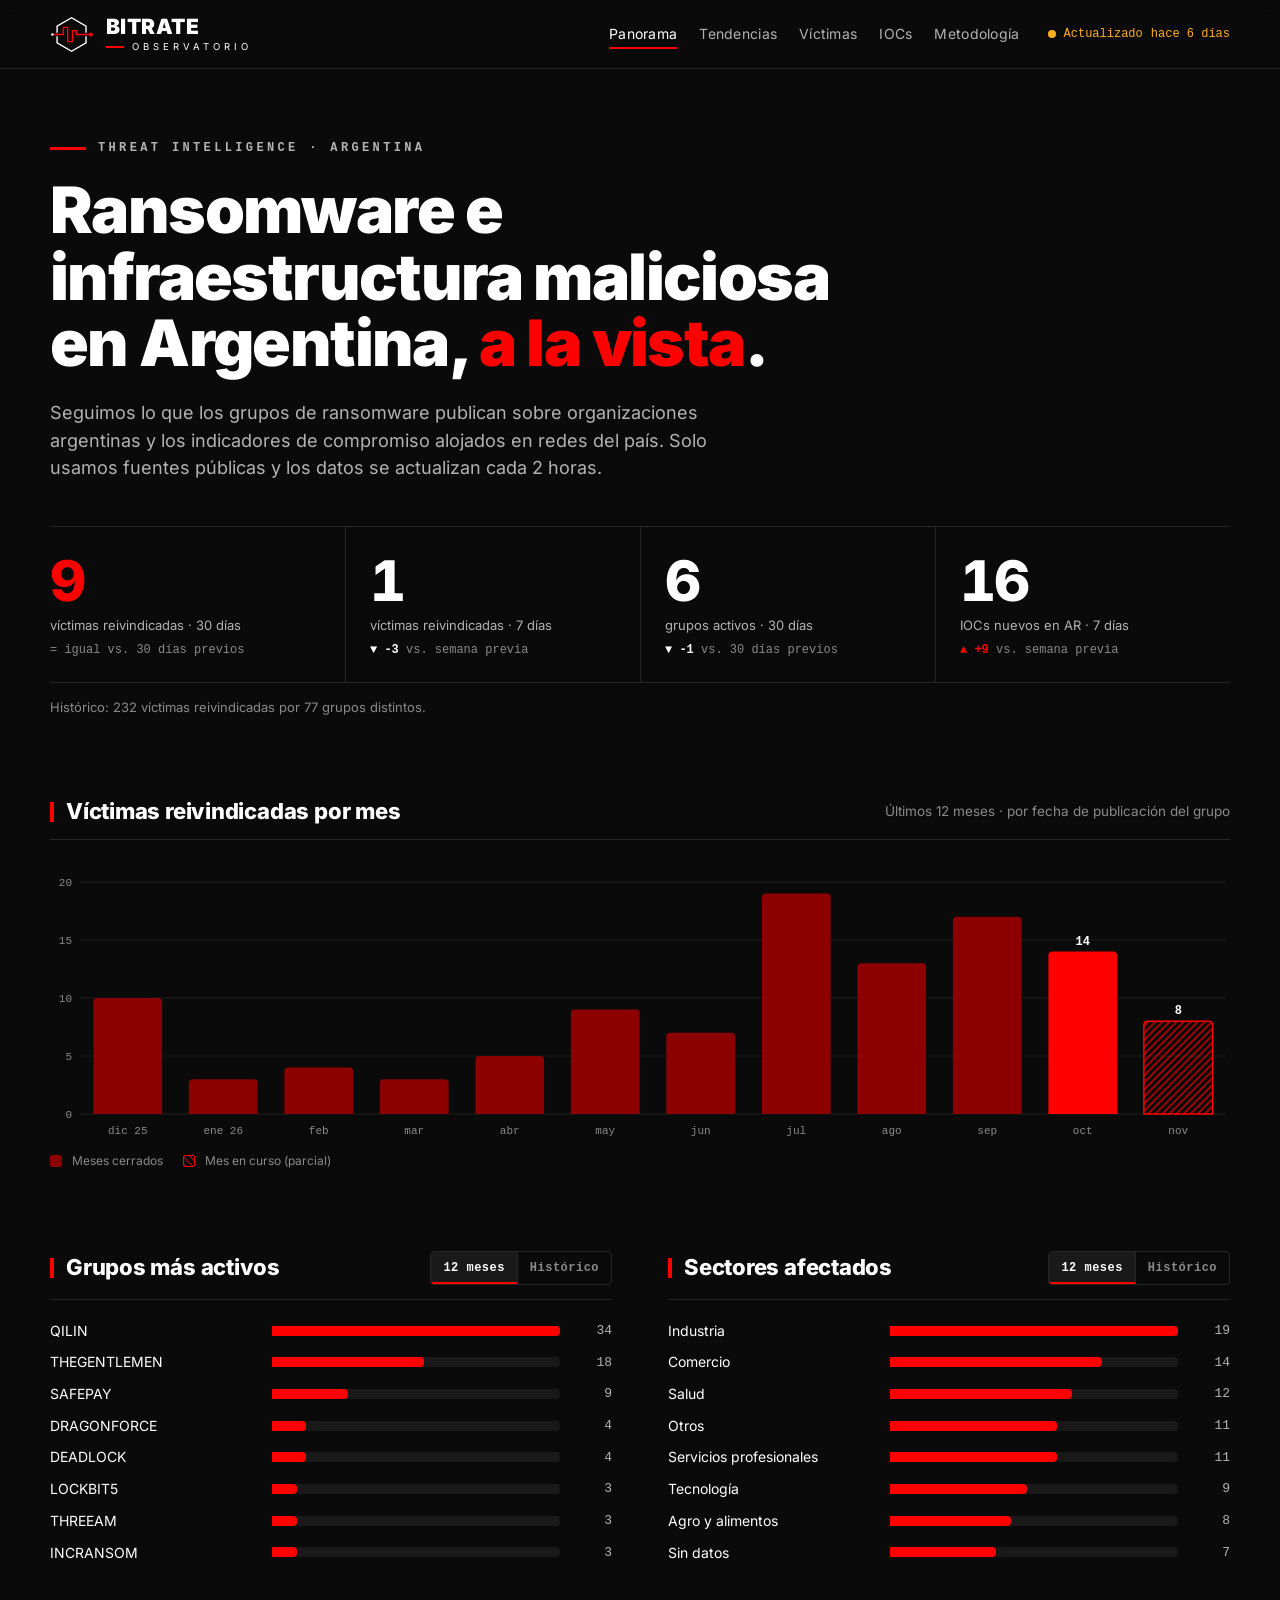
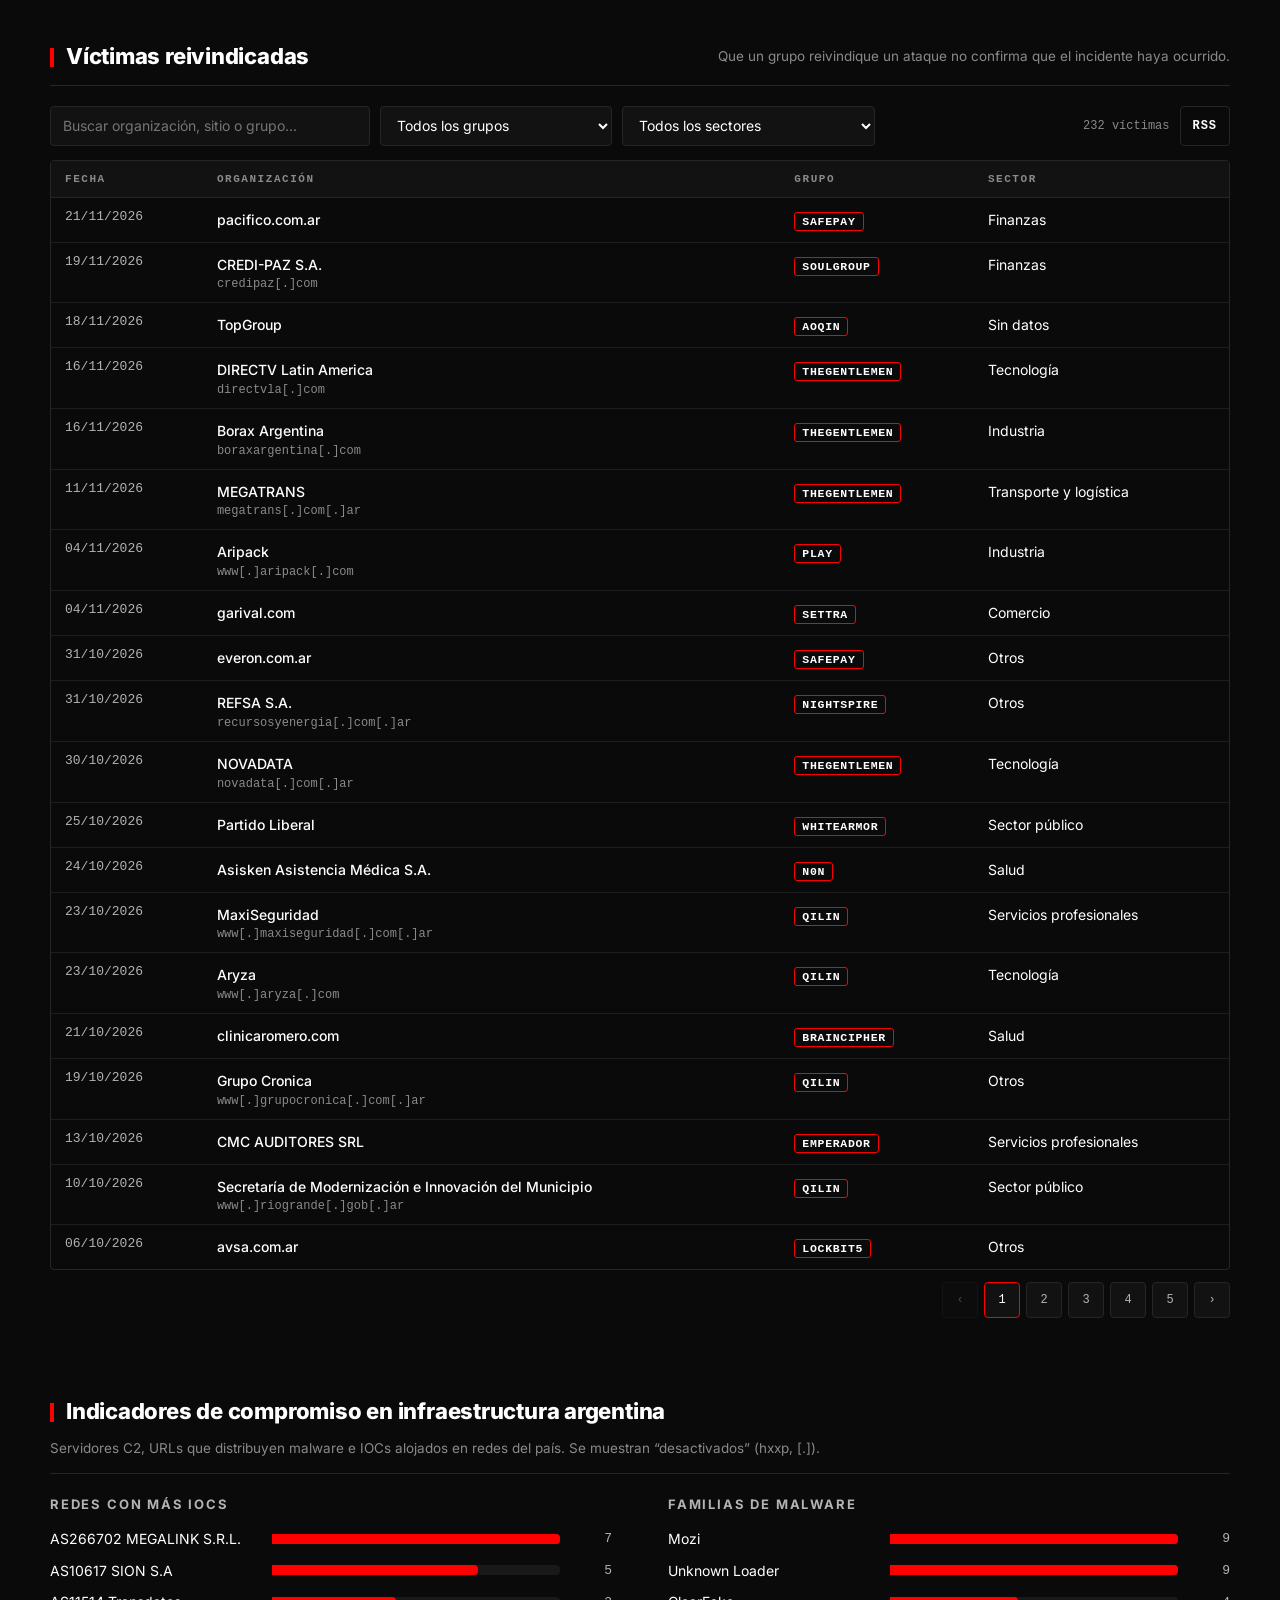
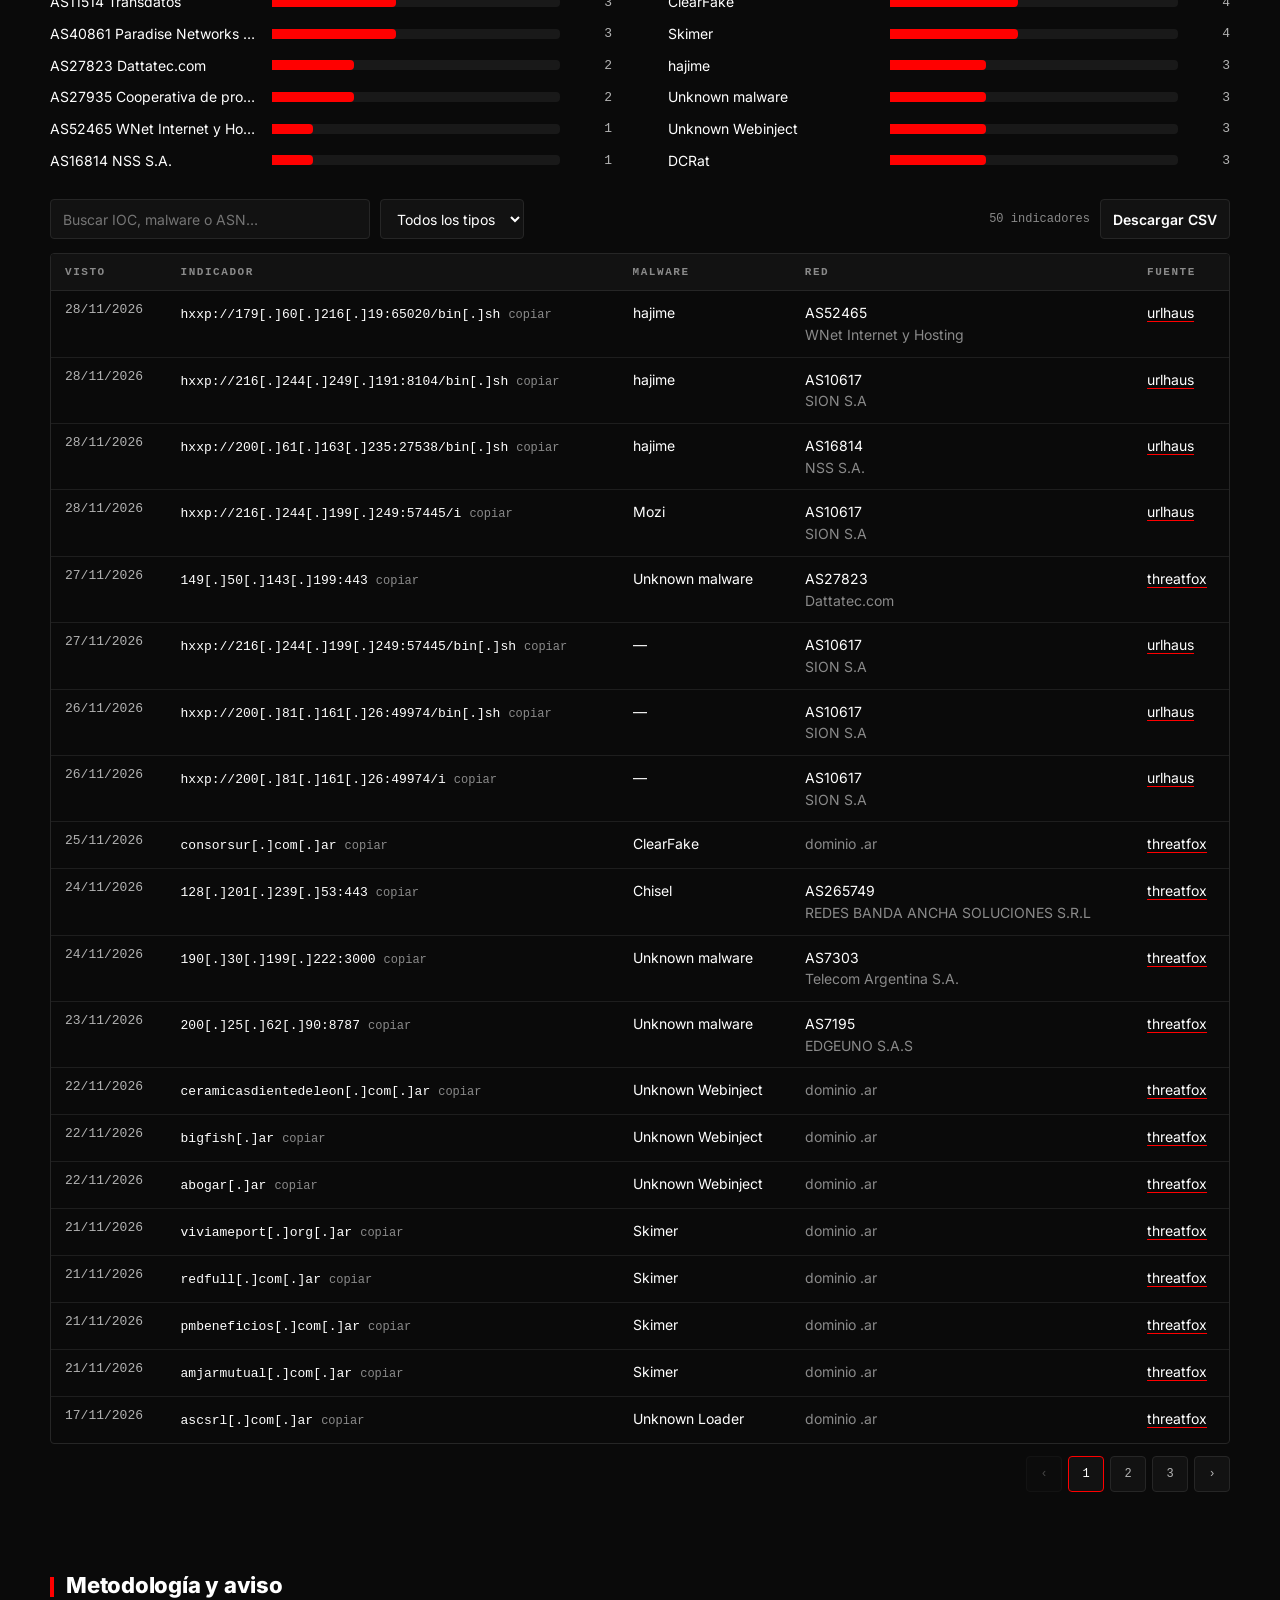
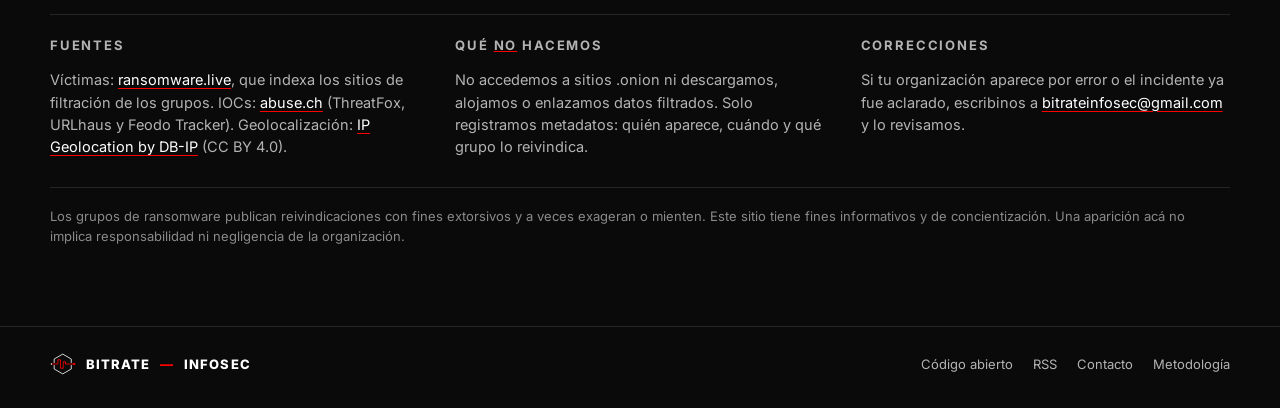
<file: site/index.html>
<!doctype html>
<html lang="es-AR">
<head>
<meta charset="utf-8">
<meta name="viewport" content="width=device-width, initial-scale=1, viewport-fit=cover">
<meta http-equiv="Content-Security-Policy" content="default-src 'self'; script-src 'self'; style-src 'self'; img-src 'self' data:; font-src 'self'; connect-src 'self'; object-src 'none'; base-uri 'self'; form-action 'none'; upgrade-insecure-requests">
<meta name="referrer" content="strict-origin-when-cross-origin">
<title>Observatorio BitRate · Ransomware y amenazas en Argentina</title>
<meta name="description" content="Observatorio público y gratuito de ransomware en Argentina: víctimas reivindicadas, grupos activos, sectores afectados e IOCs en redes del país. Datos abiertos, actualizados cada 2 horas.">
<link rel="canonical" href="https://bitrateinfosec.github.io/observatorio-bitrate/">
<meta name="theme-color" content="#0A0A0A">
<meta name="color-scheme" content="dark">

<meta property="og:type" content="website">
<meta property="og:locale" content="es_AR">
<meta property="og:site_name" content="Bitrate Infosec">
<meta property="og:title" content="Observatorio BitRate · Ransomware en Argentina">
<meta property="og:description" content="Víctimas de ransomware reivindicadas, grupos activos e IOCs en redes argentinas. Datos públicos, actualizados cada 2 horas.">
<meta property="og:url" content="https://bitrateinfosec.github.io/observatorio-bitrate/">
<meta property="og:image" content="https://bitrateinfosec.github.io/observatorio-bitrate/assets/og-image.png">
<meta property="og:image:width" content="1200">
<meta property="og:image:height" content="630">
<meta property="og:image:alt" content="Observatorio BitRate: ransomware e infraestructura maliciosa en Argentina">
<meta name="twitter:card" content="summary_large_image">
<meta name="twitter:title" content="Observatorio BitRate · Ransomware en Argentina">
<meta name="twitter:description" content="Víctimas de ransomware, grupos activos e IOCs en redes argentinas. Datos públicos.">
<meta name="twitter:image" content="https://bitrateinfosec.github.io/observatorio-bitrate/assets/og-image.png">

<link rel="icon" href="favicon.svg" type="image/svg+xml">
<link rel="apple-touch-icon" href="assets/apple-touch-icon.png">
<link rel="manifest" href="site.webmanifest">
<link rel="alternate" type="application/rss+xml" title="Observatorio BitRate · Víctimas" href="feed.xml">
<link rel="preload" href="assets/fonts/inter-var-latin.woff2" as="font" type="font/woff2" crossorigin>
<link rel="stylesheet" href="style.css">

<script type="application/ld+json">
{
  "@context": "https://schema.org",
  "@type": "Dataset",
  "name": "Observatorio BitRate: ransomware e IOCs en Argentina",
  "description": "Reivindicaciones de grupos de ransomware sobre organizaciones argentinas e indicadores de compromiso alojados en redes del país, a partir de fuentes públicas (ransomware.live, abuse.ch).",
  "url": "https://bitrateinfosec.github.io/observatorio-bitrate/",
  "inLanguage": "es-AR",
  "spatialCoverage": { "@type": "Place", "name": "Argentina" },
  "isAccessibleForFree": true,
  "keywords": ["ransomware", "Argentina", "ciberseguridad", "threat intelligence", "IOC"],
  "creator": { "@type": "Organization", "name": "Bitrate Infosec", "email": "bitrateinfosec@gmail.com" },
  "distribution": [
    { "@type": "DataDownload", "encodingFormat": "application/json", "contentUrl": "https://bitrateinfosec.github.io/observatorio-bitrate/data/victims.json" },
    { "@type": "DataDownload", "encodingFormat": "application/json", "contentUrl": "https://bitrateinfosec.github.io/observatorio-bitrate/data/iocs.json" },
    { "@type": "DataDownload", "encodingFormat": "application/rss+xml", "contentUrl": "https://bitrateinfosec.github.io/observatorio-bitrate/feed.xml" }
  ]
}
</script>
</head>
<body>
<a class="skip" href="#panorama">Saltar al contenido</a>

<header class="top">
  <div class="wrap top-in">
    <a class="brand" href="./" aria-label="Observatorio BitRate, inicio">
      <img src="assets/logo-mark.svg" alt="" width="44" height="37">
      <span class="brand-txt">
        <span class="brand-name">BITRATE</span>
        <span class="brand-sub"><i></i>OBSERVATORIO</span>
      </span>
    </a>
    <div class="live" id="live" title="Última actualización de datos"><span class="dot"></span><span class="upd-pre">Actualizado</span><span id="updated">Cargando…</span></div>
    <nav class="nav" aria-label="Secciones">
      <a href="#panorama">Panorama</a>
      <a href="#tendencias">Tendencias</a>
      <a href="#victimas">Víctimas</a>
      <a href="#iocs">IOCs</a>
      <a href="#metodologia">Metodología</a>
    </nav>
  </div>
</header>

<div class="demo-banner" id="demoBanner" hidden>
  MODO DEMOSTRACIÓN · Los datos que ves son <b>ficticios</b>, generados para probar el sitio.
</div>

<noscript>
  <p class="wrap notice">Este sitio necesita JavaScript para mostrar los gráficos y las tablas. Los datos también están disponibles en <a href="data/victims.json">victims.json</a>, <a href="data/iocs.json">iocs.json</a> y en el <a href="feed.xml">feed RSS</a>.</p>
</noscript>

<main>
  <section class="hero wrap" id="panorama">
    <p class="kicker"><span class="bar"></span>Threat intelligence · Argentina</p>
    <h1>Ransomware e infraestructura maliciosa en Argentina, <em>a la vista</em>.</h1>
    <p class="lede">Seguimos lo que los grupos de ransomware publican sobre organizaciones argentinas y los indicadores de compromiso alojados en redes del país. Solo usamos fuentes públicas y los datos se actualizan cada 2 horas.</p>

    <div class="kpis" id="kpis" aria-live="polite">
      <div class="kpi"><span class="kpi-n" data-k="victims_30d">—</span><span class="kpi-l">víctimas reivindicadas · 30 días</span><span class="kpi-d" data-d="victims_30d" data-prev="victims_prev_30d" data-label="vs. 30 días previos"></span></div>
      <div class="kpi"><span class="kpi-n" data-k="victims_7d">—</span><span class="kpi-l">víctimas reivindicadas · 7 días</span><span class="kpi-d" data-d="victims_7d" data-prev="victims_prev_7d" data-label="vs. semana previa"></span></div>
      <div class="kpi"><span class="kpi-n" data-k="groups_30d">—</span><span class="kpi-l">grupos activos · 30 días</span><span class="kpi-d" data-d="groups_30d" data-prev="groups_prev_30d" data-label="vs. 30 días previos"></span></div>
      <div class="kpi"><span class="kpi-n" data-k="iocs_7d">—</span><span class="kpi-l">IOCs nuevos en AR · 7 días</span><span class="kpi-d" data-d="iocs_7d" data-prev="iocs_prev_7d" data-label="vs. semana previa"></span></div>
    </div>
    <p class="kpi-total muted" id="kpiTotal"></p>
  </section>

  <section class="wrap block" id="tendencias">
    <div class="block-head">
      <h2>Víctimas reivindicadas por mes</h2>
      <p class="muted">Últimos 12 meses · por fecha de publicación del grupo</p>
    </div>
    <div class="chart" id="timeline" role="img" aria-label="Gráfico de víctimas reivindicadas por mes"></div>
    <p class="legend muted"><span class="sw sw-past"></span>Meses cerrados <span class="sw sw-partial"></span>Mes en curso (parcial)</p>
    <table class="sr-only" id="timelineTable"><caption>Víctimas reivindicadas por mes</caption><thead><tr><th>Mes</th><th>Víctimas</th></tr></thead><tbody></tbody></table>
  </section>

  <section class="wrap grid2">
    <div class="block">
      <div class="block-head">
        <h2>Grupos más activos</h2>
        <div class="seg" role="group" aria-label="Período de grupos" data-target="groups">
          <button type="button" data-range="12m" aria-pressed="true">12 meses</button><button type="button" data-range="all" aria-pressed="false">Histórico</button>
        </div>
      </div>
      <div class="hbars" id="groups"></div>
    </div>
    <div class="block">
      <div class="block-head">
        <h2>Sectores afectados</h2>
        <div class="seg" role="group" aria-label="Período de sectores" data-target="sectors">
          <button type="button" data-range="12m" aria-pressed="true">12 meses</button><button type="button" data-range="all" aria-pressed="false">Histórico</button>
        </div>
      </div>
      <div class="hbars" id="sectors"></div>
    </div>
  </section>

  <section class="wrap block" id="victimas">
    <div class="block-head">
      <h2>Víctimas reivindicadas</h2>
      <p class="muted">Que un grupo reivindique un ataque no confirma que el incidente haya ocurrido.</p>
    </div>
    <div class="filters">
      <input type="search" id="vSearch" placeholder="Buscar organización, sitio o grupo…" aria-label="Buscar organización" autocomplete="off">
      <select id="vGroup" aria-label="Filtrar por grupo"><option value="">Todos los grupos</option></select>
      <select id="vSector" aria-label="Filtrar por sector"><option value="">Todos los sectores</option></select>
      <div class="filters-end">
        <span class="count" id="vCount" aria-live="polite"></span>
        <a class="btn btn-ghost" href="feed.xml" title="Suscribite al feed RSS de víctimas">RSS</a>
      </div>
    </div>
    <div class="table-wrap">
      <table class="tbl tbl-cards">
        <thead><tr><th scope="col">Fecha</th><th scope="col">Organización</th><th scope="col">Grupo</th><th scope="col">Sector</th></tr></thead>
        <tbody id="vBody"><tr><td colspan="4" class="empty">Cargando…</td></tr></tbody>
      </table>
    </div>
    <nav class="pager" id="vPager" aria-label="Páginas de víctimas"></nav>
  </section>

  <section class="wrap block" id="iocs">
    <div class="block-head">
      <h2>Indicadores de compromiso en infraestructura argentina</h2>
      <p class="muted">Servidores C2, URLs que distribuyen malware e IOCs alojados en redes del país. Se muestran “desactivados” (hxxp, [.]).</p>
    </div>
    <div class="grid2 tight">
      <div><h3>Redes con más IOCs</h3><div class="hbars" id="asns"></div></div>
      <div><h3>Familias de malware</h3><div class="hbars" id="malware"></div></div>
    </div>
    <div class="filters">
      <input type="search" id="iSearch" placeholder="Buscar IOC, malware o ASN…" aria-label="Buscar IOC" autocomplete="off" spellcheck="false">
      <select id="iType" aria-label="Filtrar por tipo">
        <option value="">Todos los tipos</option><option value="ip:port">IP:puerto</option><option value="url">URL</option><option value="domain">Dominio</option>
      </select>
      <div class="filters-end">
        <span class="count" id="iCount" aria-live="polite"></span>
        <button class="btn" id="iCsv" type="button">Descargar CSV</button>
      </div>
    </div>
    <div class="table-wrap">
      <table class="tbl tbl-cards mono-col">
        <thead><tr><th scope="col">Visto</th><th scope="col">Indicador</th><th scope="col">Malware</th><th scope="col">Red</th><th scope="col">Fuente</th></tr></thead>
        <tbody id="iBody"><tr><td colspan="5" class="empty">Cargando…</td></tr></tbody>
      </table>
    </div>
    <nav class="pager" id="iPager" aria-label="Páginas de IOCs"></nav>
  </section>

  <section class="wrap block method" id="metodologia">
    <div class="block-head"><h2>Metodología y aviso</h2></div>
    <div class="cols3">
      <div>
        <h3>Fuentes</h3>
        <p>Víctimas: <a href="https://www.ransomware.live" rel="noopener" target="_blank">ransomware.live</a>, que indexa los sitios de filtración de los grupos. IOCs: <a href="https://abuse.ch" rel="noopener" target="_blank">abuse.ch</a> (ThreatFox, URLhaus y Feodo Tracker). Geolocalización: <a href="https://db-ip.com" rel="noopener" target="_blank">IP Geolocation by DB-IP</a> (CC BY 4.0).</p>
      </div>
      <div>
        <h3>Qué <u>no</u> hacemos</h3>
        <p>No accedemos a sitios .onion ni descargamos, alojamos o enlazamos datos filtrados. Solo registramos metadatos: quién aparece, cuándo y qué grupo lo reivindica.</p>
      </div>
      <div>
        <h3>Correcciones</h3>
        <p>Si tu organización aparece por error o el incidente ya fue aclarado, escribinos a <a href="mailto:bitrateinfosec@gmail.com?subject=Correcci%C3%B3n%20Observatorio%20BitRate" id="contact">bitrateinfosec@gmail.com</a> y lo revisamos.</p>
      </div>
    </div>
      <p class="fine">Los grupos de ransomware publican reivindicaciones con fines extorsivos y a veces exageran o mienten. Este sitio tiene fines informativos y de concientización. Una aparición acá no implica responsabilidad ni negligencia de la organización.</p>
  </section>
</main>

<footer class="foot">
  <div class="wrap foot-in">
    <span class="brand-mini"><img src="assets/logo-mark.svg" alt="" width="26" height="22"> BITRATE <span class="red">—</span> INFOSEC</span>
    <nav class="foot-links" aria-label="Enlaces">
      <a href="https://github.com/bitrateinfosec/observatorio-bitrate" rel="noopener" target="_blank">Código abierto</a>
      <a href="feed.xml">RSS</a>
      <a href="mailto:bitrateinfosec@gmail.com">Contacto</a>
      <a href="#metodologia">Metodología</a>
    </nav>
  </div>
</footer>

<div class="tip" id="tip" role="tooltip" hidden></div>
<script src="app.js" defer></script>
</body>
</html>
</file>
<file: site/style.css>
@font-face {
  font-family: "Inter";
  src: url("assets/fonts/inter-var-latin.woff2") format("woff2");
  font-weight: 100 900;
  font-style: normal;
  font-display: swap;
}

:root {
  --bg: #0A0A0A;
  --surface: #121212;
  --surface-2: #191919;
  --line: #262626;
  --grid: #1E1E1E;
  --ink: #FFFFFF;
  --ink-2: #B3B3B3;
  --ink-3: #8A8A8A;
  --red: #FF0000;
  --red-dim: #8C0000;
  --sans: "Inter", "Helvetica Neue", Arial, system-ui, sans-serif;
  --mono: ui-monospace, "JetBrains Mono", "SF Mono", Menlo, Consolas, monospace;
  --r: 4px;
  --header-h: 68px;
}
* { box-sizing: border-box; }
html { scroll-behavior: smooth; scroll-padding-top: calc(var(--header-h) + 16px); -webkit-text-size-adjust: 100%; }
body { margin: 0; background: var(--bg); color: var(--ink); font: 16px/1.55 var(--sans); -webkit-font-smoothing: antialiased; overflow-x: hidden; }
a { color: var(--ink); text-decoration-color: var(--red); text-underline-offset: 3px; }
a:hover { color: var(--red); }
img { max-width: 100%; }
.wrap { width: min(1180px, 100% - 40px); margin-inline: auto; }
.muted { color: var(--ink-3); }
.red { color: var(--red); }
.skip { position: absolute; left: -999px; }
.skip:focus { left: 12px; top: 12px; z-index: 99; background: var(--red); color: #fff; padding: 8px 12px; }
:focus-visible { outline: 2px solid var(--red); outline-offset: 2px; }
.sr-only { position: absolute !important; width: 1px; height: 1px; padding: 0; margin: -1px; overflow: hidden; clip: rect(0 0 0 0); white-space: nowrap; border: 0; }
.notice { border: 1px solid var(--red); padding: 14px 16px; margin-top: 24px; border-radius: var(--r); color: var(--ink-2); }

/* ---------- Header ---------- */
.top { position: sticky; top: 0; z-index: 20; background: rgba(10,10,10,.9); -webkit-backdrop-filter: blur(10px); backdrop-filter: blur(10px); border-bottom: 1px solid var(--line); }
.top-in { display: flex; align-items: center; gap: 28px; min-height: var(--header-h); }
.brand { display: flex; align-items: center; gap: 12px; text-decoration: none; flex-shrink: 0; }
.brand-txt { display: flex; flex-direction: column; line-height: 1; }
.brand-name { font-weight: 900; font-size: 21px; letter-spacing: .02em; }
.brand-sub { display: flex; align-items: center; gap: 8px; font-size: 9.5px; letter-spacing: .42em; margin-top: 5px; color: var(--ink); }
.brand-sub i { display: inline-block; width: 18px; height: 2px; background: var(--red); }
.nav { display: flex; gap: 22px; margin-left: auto; order: 2; }
.nav a { text-decoration: none; font-size: 14px; color: var(--ink-2); letter-spacing: .02em; white-space: nowrap; }
.nav a:hover, .nav a[aria-current="true"] { color: var(--ink); }
.nav a[aria-current="true"] { text-decoration: underline; text-decoration-color: var(--red); text-decoration-thickness: 2px; text-underline-offset: 8px; }
.live { display: flex; align-items: center; gap: 8px; font: 12px var(--mono); color: var(--ink-2); white-space: nowrap; order: 3; }
.live.stale { color: #FFB020; }
.live.stale .dot { background: #FFB020; animation: none; }
.dot { width: 8px; height: 8px; border-radius: 50%; background: var(--red); box-shadow: 0 0 0 0 rgba(255,0,0,.6); animation: pulse 2s infinite; flex-shrink: 0; }
@keyframes pulse { 70% { box-shadow: 0 0 0 8px rgba(255,0,0,0); } 100% { box-shadow: 0 0 0 0 rgba(255,0,0,0); } }
@media (prefers-reduced-motion: reduce) { .dot { animation: none; } html { scroll-behavior: auto; } }

.demo-banner { background: var(--red); color: #fff; text-align: center; font: 600 12px/1.4 var(--mono); letter-spacing: .08em; padding: 9px 12px; }

/* ---------- Hero ---------- */
.hero { padding: 72px 0 40px; }
.kicker { display: flex; align-items: center; gap: 12px; font: 600 12px var(--mono); letter-spacing: .28em; text-transform: uppercase; color: var(--ink-2); margin: 0 0 22px; }
.kicker .bar { width: 36px; height: 3px; background: var(--red); flex-shrink: 0; }
h1 { font-size: clamp(34px, 5.4vw, 64px); line-height: 1.04; letter-spacing: -.025em; font-weight: 900; margin: 0; max-width: 17ch; text-wrap: balance; }
h1 em { font-style: normal; color: var(--red); }
.lede { color: var(--ink-2); font-size: 18px; max-width: 62ch; margin: 22px 0 44px; }
.kpis { display: grid; grid-template-columns: repeat(4, 1fr); border-top: 1px solid var(--line); border-bottom: 1px solid var(--line); }
.kpi { padding: 26px 24px 24px 0; display: flex; flex-direction: column; gap: 8px; min-width: 0; }
.kpi + .kpi { padding-left: 24px; border-left: 1px solid var(--line); }
.kpi-n { font: 800 clamp(38px, 4.6vw, 56px)/1 var(--sans); letter-spacing: -.03em; font-variant-numeric: tabular-nums; }
.kpi:first-child .kpi-n { color: var(--red); }
.kpi-l { font-size: 13px; color: var(--ink-2); line-height: 1.35; }
.kpi-d { font: 12px var(--mono); color: var(--ink-3); min-height: 1.3em; }
.kpi-d b { font-weight: 700; }
.kpi-d .up { color: var(--red); }
.kpi-d .down { color: var(--ink); }
.kpi-total { font-size: 13px; margin: 14px 0 0; }

/* ---------- Blocks ---------- */
.block { padding: 40px 0; }
.block-head { display: flex; align-items: center; justify-content: space-between; gap: 12px 16px; flex-wrap: wrap; margin-bottom: 20px; border-bottom: 1px solid var(--line); padding-bottom: 14px; }
h2 { font-size: 22px; letter-spacing: -.01em; margin: 0; font-weight: 800; position: relative; padding-left: 16px; line-height: 1.25; text-wrap: balance; }
h2::before { content: ""; position: absolute; left: 0; top: .2em; width: 4px; height: .9em; background: var(--red); }
h3 { font-size: 13px; letter-spacing: .14em; text-transform: uppercase; color: var(--ink-2); margin: 0 0 14px; font-weight: 700; }
.block-head p { margin: 0; font-size: 13.5px; }
.grid2 { display: grid; grid-template-columns: 1fr 1fr; gap: 0 56px; }
.grid2 > * { min-width: 0; }
.grid2.tight { margin-bottom: 28px; gap: 28px 56px; }

/* Segmented control */
.seg { display: inline-flex; border: 1px solid var(--line); border-radius: var(--r); overflow: hidden; }
.seg button { background: transparent; color: var(--ink-3); border: 0; padding: 6px 12px; font: 600 12px var(--mono); cursor: pointer; letter-spacing: .04em; min-height: 32px; }
.seg button + button { border-left: 1px solid var(--line); }
.seg button[aria-pressed="true"] { background: var(--surface-2); color: var(--ink); box-shadow: inset 0 -2px 0 var(--red); }
.seg button:hover { color: var(--ink); }

/* ---------- Charts ---------- */
.chart { height: 280px; position: relative; touch-action: pan-y; }
.chart svg { width: 100%; height: 100%; display: block; overflow: visible; }
.chart .gridline { stroke: var(--grid); stroke-width: 1; }
.chart .axis { fill: var(--ink-3); font: 11px var(--mono); }
.chart .bar { fill: var(--red-dim); transition: opacity .15s; }
.chart .bar.last { fill: var(--red); }
.chart .bar.partial { fill: url(#hatch); stroke: var(--red); stroke-width: 1.5; }
.chart .hit { fill: transparent; cursor: pointer; }
.chart .val { fill: var(--ink); font: 600 12px var(--mono); }
.chart.hovering .bar:not(.on) { opacity: .45; }
.legend { display: flex; align-items: center; gap: 8px 10px; flex-wrap: wrap; font-size: 12px; margin: 12px 0 0; }
.sw { display: inline-block; width: 12px; height: 12px; border-radius: 2px; }
.sw-past { background: var(--red-dim); }
.sw-partial { border: 1.5px solid var(--red); background: repeating-linear-gradient(45deg, rgba(255,0,0,.55) 0 2px, transparent 2px 5px); margin-left: 10px; }

.hbars { display: flex; flex-direction: column; gap: 10px; }
.hbar { display: grid; grid-template-columns: minmax(120px, 210px) 1fr 40px; grid-template-areas: "l t v"; align-items: center; gap: 12px; font-size: 14px; }
.hbar-l { grid-area: l; white-space: nowrap; overflow: hidden; text-overflow: ellipsis; color: var(--ink); }
.hbar-t { grid-area: t; display: block; height: 10px; background: var(--surface-2); border-radius: 0 var(--r) var(--r) 0; }
.hbar-f { display: block; height: 100%; width: 0; background: var(--red); border-radius: 0 var(--r) var(--r) 0; min-width: 2px; transition: width .5s cubic-bezier(.2,.7,.2,1); }
.hbar-v { grid-area: v; font: 13px var(--mono); color: var(--ink-2); text-align: right; font-variant-numeric: tabular-nums; }
@media (prefers-reduced-motion: reduce) { .hbar-f { transition: none; } }
.empty { color: var(--ink-3); font-size: 14px; padding: 18px 0; }
td.empty { text-align: center; padding: 28px 14px; }

/* ---------- Tables & filters ---------- */
.filters { display: flex; gap: 10px; flex-wrap: wrap; align-items: center; margin-bottom: 14px; }
.filters-end { display: flex; align-items: center; gap: 10px; margin-left: auto; }
input, select, .btn { background: var(--surface); color: var(--ink); border: 1px solid var(--line); border-radius: var(--r); padding: 9px 12px; font: 14px var(--sans); min-height: 40px; }
select { cursor: pointer; max-width: 100%; }
input[type=search] { min-width: 260px; flex: 0 1 320px; -webkit-appearance: none; appearance: none; }
input:focus, select:focus { border-color: var(--red); outline: none; }
.btn { cursor: pointer; font-weight: 600; text-decoration: none; display: inline-flex; align-items: center; justify-content: center; }
.btn:hover { border-color: var(--red); color: var(--red); }
.btn-ghost { background: transparent; font: 600 12px var(--mono); letter-spacing: .08em; }
.btn:disabled { opacity: .4; cursor: default; border-color: var(--line); color: var(--ink); }
.count { font: 12px var(--mono); color: var(--ink-3); white-space: nowrap; }
.table-wrap { overflow-x: auto; border: 1px solid var(--line); border-radius: var(--r); }
.tbl { width: 100%; border-collapse: collapse; font-size: 14px; }
.tbl th { text-align: left; font: 600 11px var(--mono); letter-spacing: .14em; text-transform: uppercase; color: var(--ink-3); padding: 12px 14px; background: var(--surface); border-bottom: 1px solid var(--line); }
.tbl td { padding: 11px 14px; border-bottom: 1px solid var(--grid); vertical-align: top; }
.tbl tr:last-child td { border-bottom: 0; }
.tbl tbody tr:hover { background: var(--surface); }
.tbl td.c-date { font: 13px var(--mono); color: var(--ink-2); white-space: nowrap; }
.tbl td.c-org { font-weight: 500; }
.site { display: block; font: 12px var(--mono); color: var(--ink-3); margin-top: 2px; word-break: break-all; }
.tag { display: inline-block; font: 600 11.5px var(--mono); letter-spacing: .06em; text-transform: uppercase; border: 1px solid var(--red); color: var(--ink); padding: 2px 7px; border-radius: 3px; white-space: nowrap; }
.ioc { font: 13px var(--mono); word-break: break-all; }
.copy { background: none; border: 0; color: var(--ink-3); cursor: pointer; font: 12px var(--mono); padding: 4px 0 4px 8px; }
.copy:hover { color: var(--red); }
.new { color: var(--red); font: 700 10px var(--mono); letter-spacing: .1em; margin-left: 8px; white-space: nowrap; }
.pager { display: flex; gap: 6px; justify-content: flex-end; margin-top: 12px; flex-wrap: wrap; }
.pager button { background: var(--surface); border: 1px solid var(--line); color: var(--ink-2); border-radius: var(--r); padding: 6px 11px; font: 12px var(--mono); cursor: pointer; min-width: 36px; min-height: 36px; }
.pager button[aria-current="page"] { border-color: var(--red); color: var(--ink); }
.pager button:disabled { opacity: .35; cursor: default; }

/* ---------- Method / footer ---------- */
.cols3 { display: grid; grid-template-columns: repeat(3, 1fr); gap: 36px; }
.method p { color: var(--ink-2); font-size: 14.5px; margin: 0; overflow-wrap: anywhere; }
.method u { text-decoration-color: var(--red); }
.method p.fine { margin-top: 28px; padding-top: 18px; border-top: 1px solid var(--line); font-size: 13px; color: var(--ink-3); }
.foot { border-top: 1px solid var(--line); margin-top: 40px; }
.foot-in { display: flex; justify-content: space-between; align-items: center; padding: 26px 0 calc(40px + env(safe-area-inset-bottom)); font-size: 13px; gap: 16px; flex-wrap: wrap; }
.brand-mini { display: flex; align-items: center; gap: 10px; font-weight: 800; letter-spacing: .08em; }
.foot-links { display: flex; gap: 8px 20px; flex-wrap: wrap; }
.foot-links a { color: var(--ink-2); text-decoration: none; }
.foot-links a:hover { color: var(--red); }

.tip { position: fixed; z-index: 50; pointer-events: none; background: #fff; color: #0A0A0A; font: 12.5px/1.4 var(--sans); padding: 8px 10px; border-radius: var(--r); box-shadow: 0 6px 24px rgba(0,0,0,.5); }
.tip b { font-family: var(--mono); }

/* ---------- Tablet ---------- */
@media (max-width: 960px) {
  :root { --header-h: 104px; }
  .top-in { flex-wrap: wrap; gap: 0 16px; min-height: 0; padding-top: 12px; }
  .live { margin-left: auto; order: 2; }
  .nav { order: 3; width: 100%; margin: 10px 0 0; gap: 4px; overflow-x: auto; scrollbar-width: none; -webkit-overflow-scrolling: touch;
         padding-bottom: 2px; mask-image: linear-gradient(90deg, #000 85%, transparent); }
  .nav::-webkit-scrollbar { display: none; }
  .nav a { padding: 10px 12px; font-size: 14px; }
  .nav a:first-child { padding-left: 0; }
  .nav a[aria-current="true"] { text-underline-offset: 6px; }
  .kpis { grid-template-columns: 1fr 1fr; }
  .kpi:nth-child(3) { padding-left: 0; border-left: 0; }
  .kpi:nth-child(n+3) { border-top: 1px solid var(--line); }
  .grid2, .cols3 { grid-template-columns: 1fr; gap: 28px; }
  .grid2 > .block + .block { padding-top: 0; }
}

/* ---------- Mobile ---------- */
@media (max-width: 640px) {
  .wrap { width: calc(100% - 32px); }
  .hero { padding: 40px 0 28px; }
  .kicker { font-size: 11px; letter-spacing: .2em; }
  .lede { font-size: 16px; margin: 18px 0 30px; }
  .kpi { padding: 20px 12px 18px 0; }
  .kpi + .kpi { padding-left: 14px; }
  .kpi:nth-child(3) { padding-left: 0; }
  .kpi-l { font-size: 12.5px; }
  .kpi-d { font-size: 11px; }
  .block { padding: 30px 0; }
  h2 { font-size: 19px; }
  .chart { height: 220px; }

  .hbar { grid-template-columns: 1fr auto; grid-template-areas: "l v" "t t"; gap: 4px 10px; font-size: 13.5px; }
  .hbar-t { height: 8px; }

  .filters { display: grid; grid-template-columns: 1fr 1fr; }
  .filters input[type=search] { grid-column: 1 / -1; min-width: 0; width: 100%; }
  .filters select { width: 100%; min-width: 0; }
  .filters-end { grid-column: 1 / -1; margin-left: 0; justify-content: space-between; }
  #iocs .filters select { grid-column: 1 / -1; }

  /* Tablas → tarjetas */
  .table-wrap { border: 0; overflow: visible; }
  .tbl-cards thead { position: absolute; width: 1px; height: 1px; overflow: hidden; clip: rect(0 0 0 0); }
  .tbl-cards, .tbl-cards tbody, .tbl-cards tr, .tbl-cards td { display: block; width: 100%; }
  .tbl-cards tr { border: 1px solid var(--line); border-radius: var(--r); background: var(--surface); padding: 12px 14px; margin-bottom: 10px;
                  display: grid; grid-template-columns: 1fr auto; gap: 6px 12px; }
  .tbl-cards tbody tr:hover { background: var(--surface); }
  .tbl-cards td { padding: 0; border: 0; min-width: 0; }
  .tbl-cards td.empty { grid-column: 1 / -1; padding: 20px 0; }
  .tbl-cards td[data-label]::before { content: attr(data-label); display: block; font: 600 10px var(--mono); letter-spacing: .14em; text-transform: uppercase; color: var(--ink-3); margin-bottom: 2px; }
  /* Víctimas: organización arriba a lo ancho, debajo fecha · sector · grupo en una línea */
  #vBody tr { grid-template-columns: auto 1fr auto; gap: 6px 8px; align-items: center; }
  #vBody td::before { display: none !important; }
  #vBody td.c-org { grid-column: 1 / -1; grid-row: 1; font-size: 15px; }
  #vBody td.c-date { grid-column: 1; grid-row: 2; font-size: 12px; }
  #vBody td.c-sector { grid-column: 2; grid-row: 2; color: var(--ink-2); font-size: 13px; white-space: nowrap; overflow: hidden; text-overflow: ellipsis; }
  #vBody td.c-sector::after { content: none; }
  #vBody td.c-group { grid-column: 3; grid-row: 2; text-align: right; }
  /* IOCs */
  #iBody td.c-ioc { grid-column: 1 / -1; grid-row: 1; }
  #iBody td.c-ioc::before { display: none; }
  #iBody td.c-date { grid-column: 1; grid-row: 2; }
  #iBody td.c-mal { grid-column: 2; grid-row: 2; text-align: right; }
  #iBody td.c-net { grid-column: 1; grid-row: 3; }
  #iBody td.c-src { grid-column: 2; grid-row: 3; text-align: right; }

  .live .upd-pre { display: none; }
  .live { align-self: center; }
  .pager { justify-content: center; }
  .foot-in { flex-direction: column; align-items: flex-start; }
}

@media (max-width: 380px) {
  .brand-name { font-size: 18px; }
  .brand img { width: 36px; height: auto; }
  .live { font-size: 11px; }
  .kpi-n { font-size: 34px; }
}
</file>
